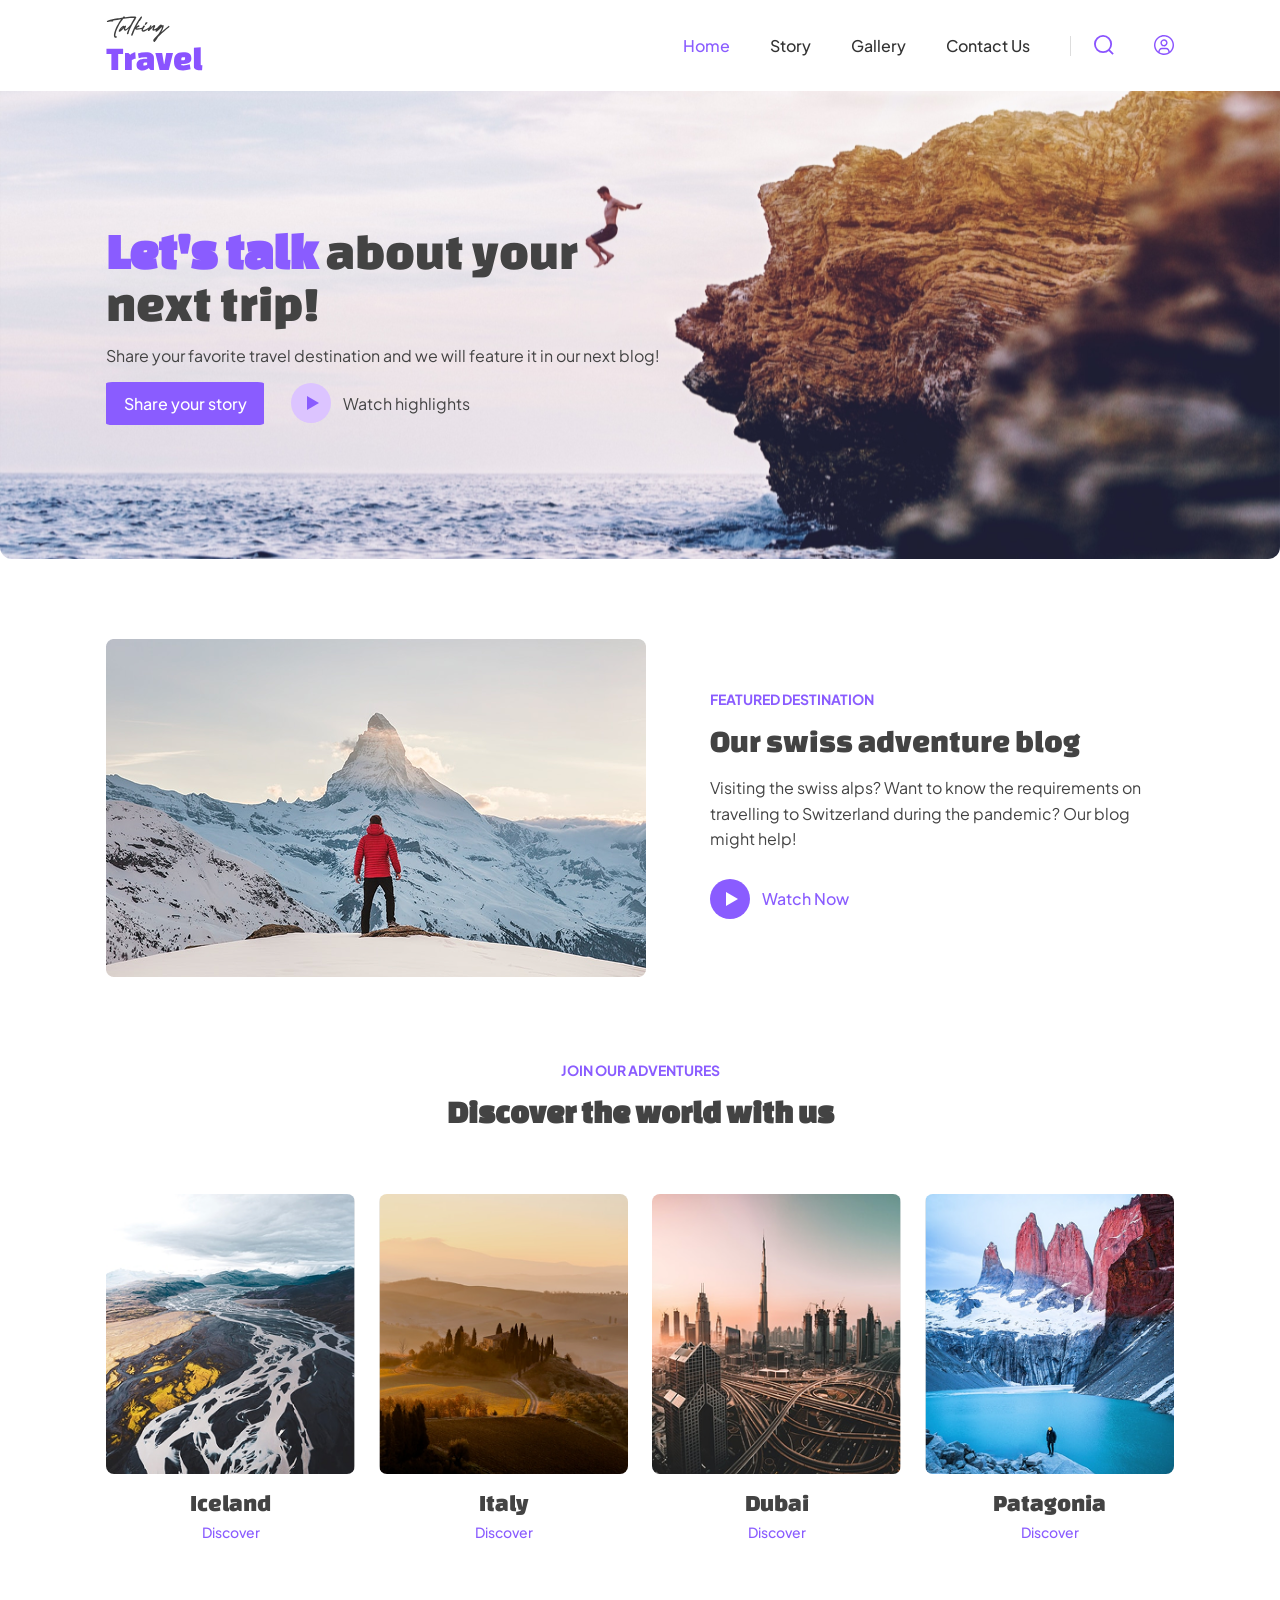
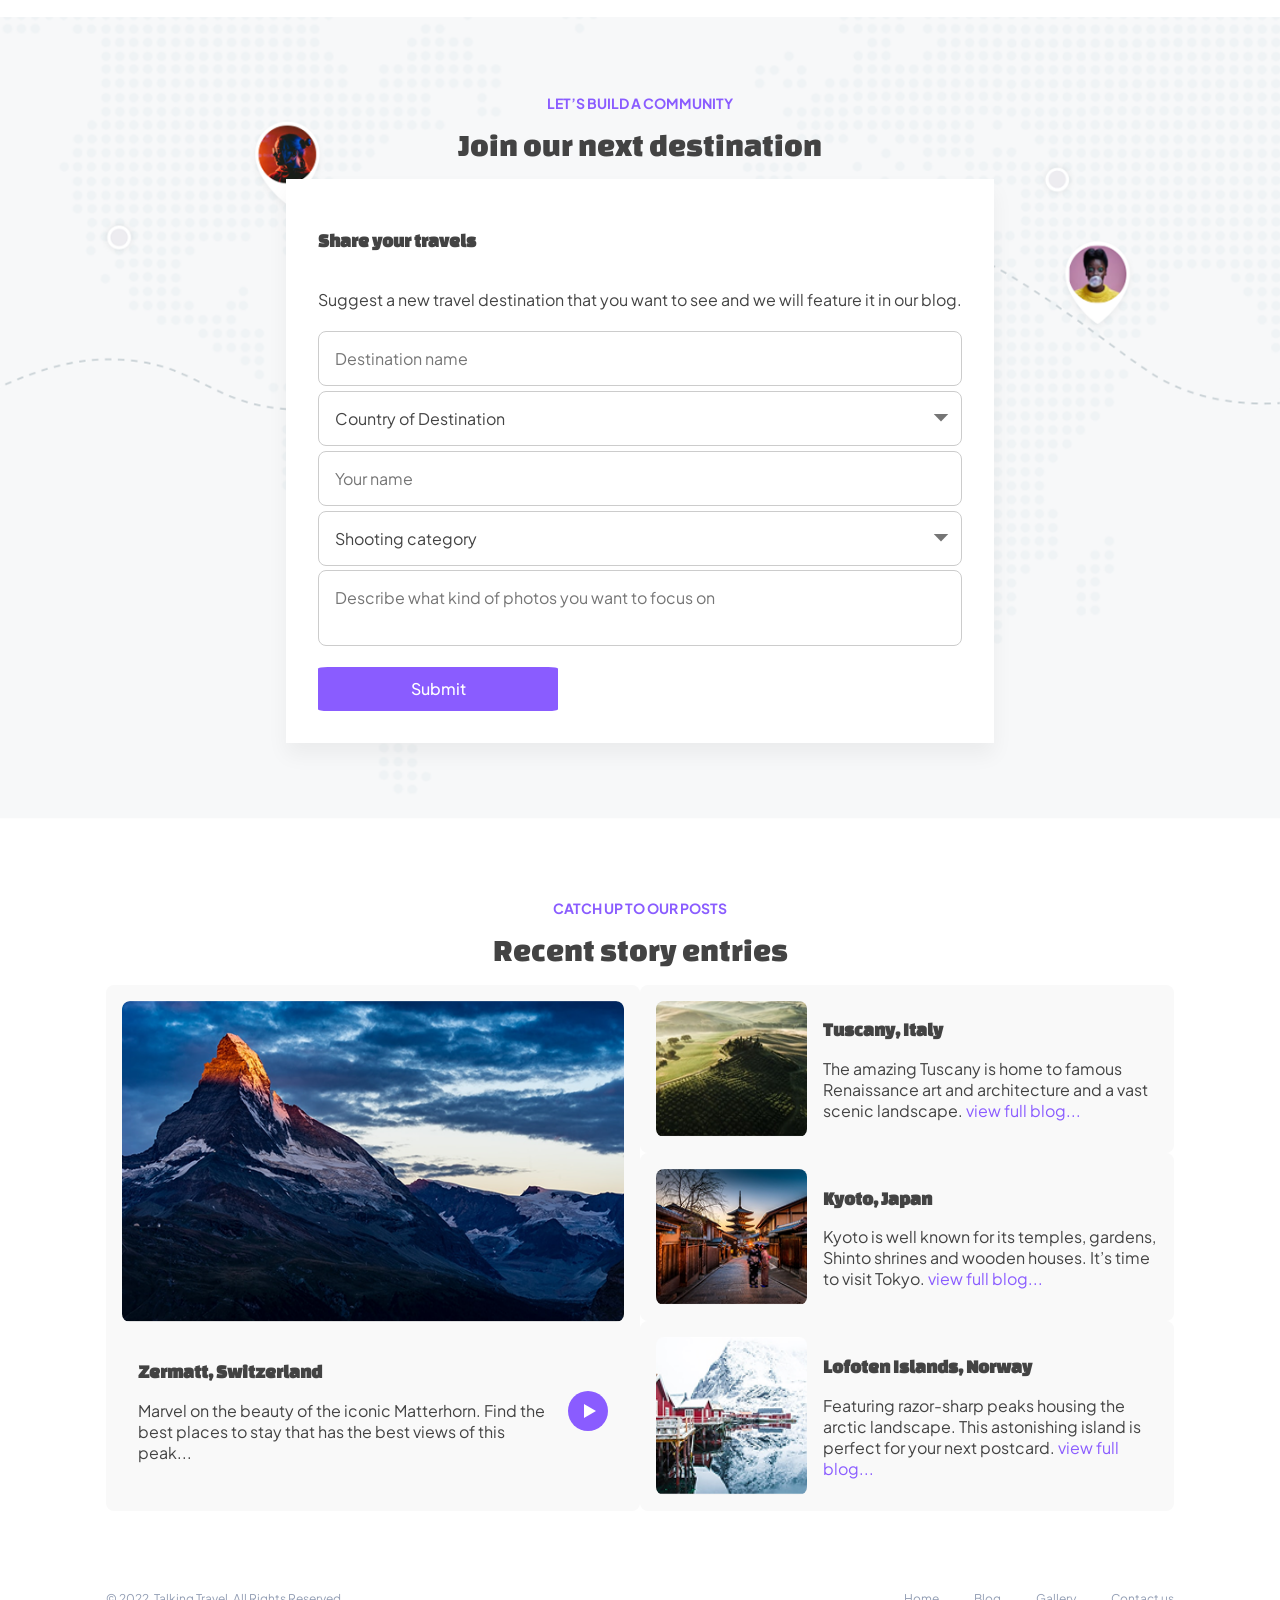
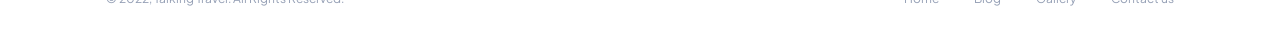
<file: index.html>
<!DOCTYPE html>
<html lang="en">
  <head>
    <meta charset="UTF-8">
    <title>Main</title>
      <!-- Стили -->
      <link rel="stylesheet" href="src/assets/css/pages/header.css">
      <link rel="stylesheet" href="src/assets/css/style.css">
      <link rel="stylesheet" href="src/assets/css/buttons/buttons.css">
      <link rel="stylesheet" href="src/assets/css/pages/main/hero-section.css">
      <link rel="stylesheet" href="src/assets/css/pages/main/featured-destination-section.css">
      <link rel="stylesheet" href="src/assets/css/pages/main/discover-the-world-section.css">
      <link rel="stylesheet" href="src/assets/css/pages/footer.css">
      <link rel="stylesheet" href="src/assets/css/pages/join-destination-section.css">
      <link rel="stylesheet" href="src/assets/css/pages/main/recent-story-section.css">

    <!-- Шрифты -->
      <link href="https://fonts.googleapis.com/css2?family=Changa+One:ital@0;1&family=Plus+Jakarta+Sans:ital,wght@0,200..800;1,200..800&display=swap" rel="stylesheet">
  </head>
  <body>
  <header class="site-header">
      <div class="container site-header__inner">
          <div class="logo">
              <img class="logo-talking" src="src/assets/img/vector-logo-talking.svg" alt="Travel Logo">
              <img class="logo-travel" src="src/assets/img/vector-logo-travel.svg" alt="Travel Logo">
          </div>
          <nav class="site-header__nav">
              <a href="index.html" class="active" >Home</a>
              <a href="blog.html">Story</a>
              <a href="#">Gallery</a>
              <a href="#">Contact Us</a>
              <a href="#"><img src="src/assets/img/vector-search.svg" alt="Search"></a>
              <a href="#"><img src="src/assets/img/header-profile.svg" alt="Profile"></a>
          </nav>
      </div>
  </header>

  <main>
      <section class="hero">
          <div class="hero__overlay"></div>
          <div class="container hero__content">
              <h1 class="hero__title">
                  <span>Let's talk</span> about your next trip!
              </h1>
              <p class="hero__subtitle">
                  Share your favorite travel destination and we will feature it in our next blog!
              </p>
              <div class="hero__actions">
                  <a href="#" class="button button--primary">Share your story</a>
                  <a href="#" class="hero__btn--watch">
                      <span class="hero__icon-play" aria-hidden="true"></span>
                      Watch highlights
                  </a>
              </div>
          </div>
      </section>

      <section class="featured-destination container">
          <div class="featured-destination__image-wrapper">
              <img src="src/assets/img/featured-image.png" alt="Man.">
          </div>
          <div class="featured-destination__content">
              <p class="eyebrow">FEATURED DESTINATION</p>
              <h2>Our swiss adventure blog</h2>
              <p class="featured-destination__description">
                  Visiting the swiss alps? Want to know the requirements on travelling to Switzerland during the pandemic? Our blog might help!
              </p>
              <a href="#" class="button button--watch">
                  <span class="button--watch__icon" aria-hidden="true"></span>
                  Watch Now
              </a>
          </div>
      </section>

      <section class="discover-the-world container">
          <header class="discover-the-world__header">
              <p class="eyebrow">JOIN OUR ADVENTURES</p>
              <h2 class="discover-the-world__title">Discover the world with us</h2>
          </header>

          <div class="discover-the-world__grid">
              <div class="destination-card">
                  <figure>
                      <img src="src/assets/img/iceland-card-image.png" alt="Исландия">
                      <figcaption>
                          <span class="destination-card__title">Iceland</span>
                          <span class="destination-card__discover">Discover</span>
                      </figcaption>
                  </figure>
              </div>

              <div class="destination-card">
                  <figure>
                      <img src="src/assets/img/italy-card-image.png" alt="Италия">
                      <figcaption>
                          <span class="destination-card__title">Italy</span>
                          <span class="destination-card__discover">Discover</span>
                      </figcaption>
                  </figure>
              </div>

              <div class="destination-card">
                  <figure>
                      <img src="src/assets/img/dubai-card-image.png" alt="Дубай.">
                      <figcaption>
                          <span class="destination-card__title">Dubai</span>
                          <span class="destination-card__discover">Discover</span>
                      </figcaption>
                  </figure>
              </div>

              <div class="destination-card">
                  <figure>
                      <img src="src/assets/img/patagonia-card-image.png" alt="Патагония">
                      <figcaption>
                          <span class="destination-card__title">Patagonia</span>
                          <span class="destination-card__discover">Discover</span>
                      </figcaption>
                  </figure>
              </div>
          </div>
      </section>

      <section class="join-destination-section">
          <header class="join-destination-section__header">
              <p class="eyebrow">Let’s build a community</p>
              <h2>Join our next destination</h2>
          </header>
          <form class="join-destination-form container" action="#" method="post">
              <h3>Share your travels</h3>
              <p>Suggest a new travel destination that you want to see and we will feature it in our blog.</p>
              <input
                      type="text"
                      id="destination-name"
                      name="destination-name"
                      placeholder="Destination name"
                      required
              >
              <select id="destination-country" name="destination-country" required>
                  <option value="" disabled selected>Country of Destination</option>
                  <option value="iceland">Iceland</option>
                  <option value="italy">Italy</option>
                  <option value="dubai">Dubai</option>
                  <option value="patagonia">Patagonia</option>
              </select>
              <input
                      type="text"
                      id="your-name"
                      name="your-name"
                      placeholder="Your name"
                      required
              >
              <select id="shooting-category" name="shooting-category" required>
                  <option value="" disabled selected>Shooting category</option>
                  <option value="landscape">Landscape</option>
                  <option value="urban">Urban</option>
                  <option value="portrait">Portrait</option>
                  <option value="wildlife">Wildlife</option>
              </select>
              <textarea
                      id="description"
                      name="description"
                      placeholder="Describe what kind of photos you want to focus on"
              ></textarea>
              <a href="#" class="button button--primary">Submit</a
          </form>
      </section>

      <section class="recent-stories container">
          <header class="recent-stories__header">
              <p class="eyebrow">Catch up to our posts</p>
              <h2>Recent story entries</h2>
          </header>

          <div class="recent-stories__left">
              <div class="recent-stories__content-left">
                  <img src="src/assets/img/big-story-image.png" alt="Big story image">
                  <div class="recent-stories__text-icon-wrapper">
                      <div class="recent-stories__content-text-left">
                          <h3>Zermatt, Switzerland</h3>
                          <p>Marvel on the beauty of the iconic Matterhorn. Find the best places to stay that has the best views of this peak...</p>
                      </div>
                      <span class="recent-stories__play-icon" aria-hidden="true"></span>
                  </div>
              </div>
          </div>

          <div class="recent-stories__right">
              <div class="recent-stories__content-right">
                  <img src="src/assets/img/story-image.png" alt="image">
                  <div class="recent-stories__content-text-right">
                      <h3>Tuscany, Italy</h3>
                      <p>The amazing Tuscany is home to famous Renaissance art and architecture and a vast scenic landscape.
                          <a href="#" class="recent-stories__link">view full blog...</a>
                      </p>
                  </div>
              </div>

              <div class="recent-stories__content-right">
                  <img src="src/assets/img/story-image-1.png" alt="image">
                  <div class="recent-stories__content-text-right">
                      <h3>Kyoto, Japan</h3>
                      <p>Kyoto is well known for its temples, gardens, Shinto shrines and wooden houses. It’s time to visit Tokyo.
                          <a href="#" class="recent-stories__link">view full blog...</a>
                      </p>
                  </div>
              </div>

              <div class="recent-stories__content-right">
                  <img src="src/assets/img/story-image-2.png" alt="image">
                  <div class="recent-stories__content-text-right">
                      <h3>Lofoten Islands, Norway</h3>
                      <p>Featuring razor-sharp peaks housing the arctic landscape. This astonishing island is perfect for your next postcard.
                          <a href="#" class="recent-stories__link">view full blog...</a>
                      </p>
                  </div>
              </div>
          </div>
      </section>

  </main>
  <footer class="site-footer">
      <div class="container site-footer__inner">
          <p class="site-footer__copyright">© 2022, Talking Travel. All Rights Reserved.</p>
          <nav class="site-footer__nav">
              <a href="#" class="site-footer__link">Home</a>
              <a href="#" class="site-footer__link">Blog</a>
              <a href="#" class="site-footer__link">Gallery</a>
              <a href="#" class="site-footer__link">Contact us</a>
          </nav>
      </div>
  </footer>
  </body>
</html>
</file>
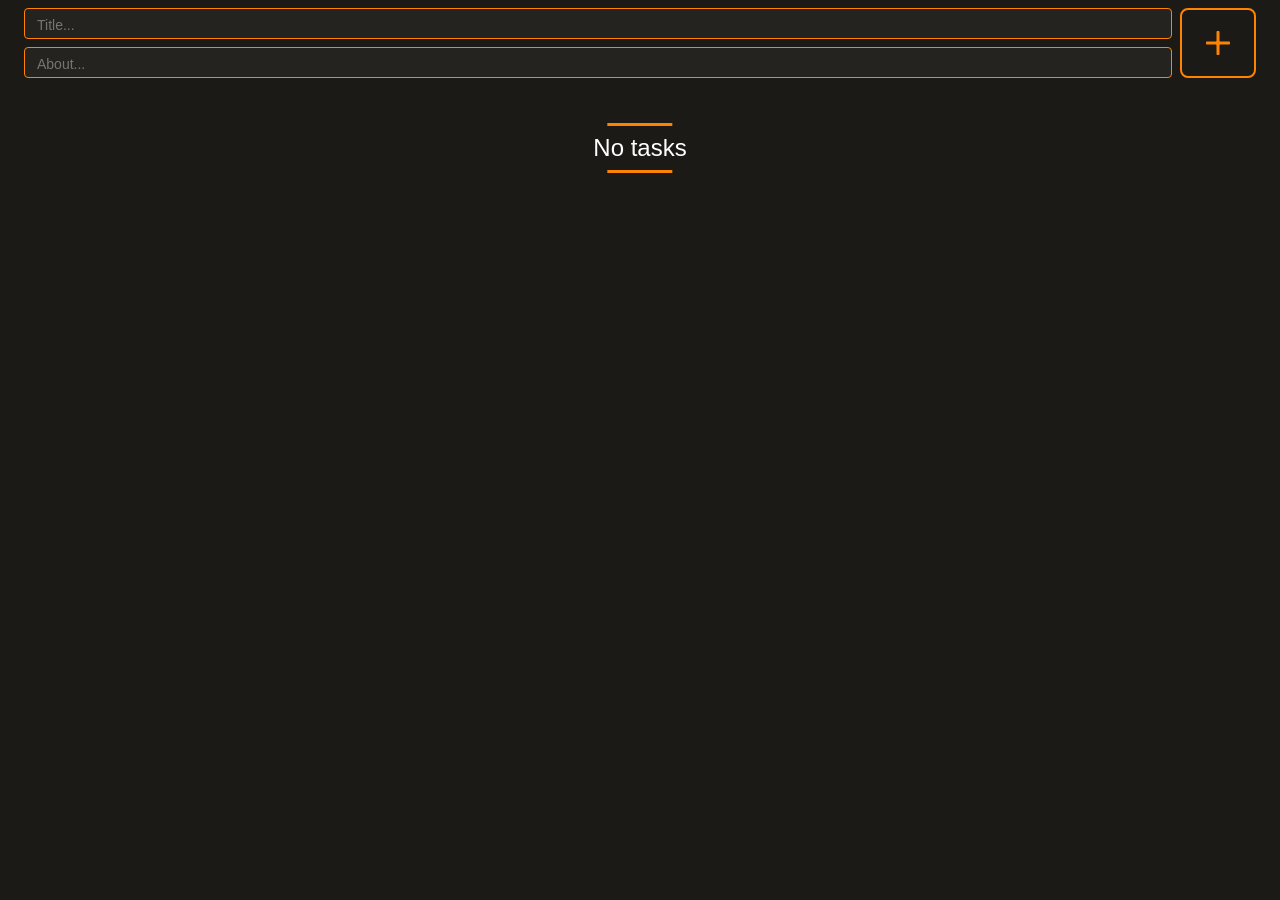
<file: lab2/index.html>
<!DOCTYPE html>
<html lang="en">
<head>
    <meta charset="UTF-8" />
    <meta name="viewport" content="width=device-width, initial-scale=1.0" />
    <title>To-Do App</title>

    <link rel="stylesheet" href="/lab2/src/assets/css/components/tasks-section.css" />
    <link rel="stylesheet" href="/lab2/src/assets/css/components/input-section.css" />
    <link rel="stylesheet" href="/lab2/src/assets/css/style.css" />
    <link rel="stylesheet" href="/lab2/src/assets/css/buttons/buttons.css" />
    <link rel="stylesheet" href="/lab2/src/assets/css/components/alert-section.css" />
    <link rel="stylesheet" href="/lab2/src/assets/css/components/edit-section.css" />
    <link rel="stylesheet" href="/lab2/src/assets/css/components/share-section.css" />
</head>
<body>
<main>
    <section class="form-section">
        <form class="form">
            <div class="form__inputs">
                <input class="input" type="text" name="title" placeholder="Title...">
                <input class="input" type="text" name="description" placeholder="About...">
            </div>
            <button class="button button--add button--icon" type="submit">
                <img src="/lab2/src/assets/img/add.svg" alt="add icon">
            </button>
        </form>
    </section>

    <section class="tasks-section">
        <p class="tasks__empty"><span>No tasks</span></p>

        <template id="task-template">
            <li class="task">
                <div class="task__content">
                    <div class="task__body">
                        <p class="task__title">Task Title</p>
                        <p class="task__description">Task body about this task...</p>
                    </div>
                    <button class="button button--delete button--icon">
                        <img src="/lab2/src/assets/img/delete.svg" alt="delete icon">
                    </button>
                </div>

                <div class="task__tools hidden">
                    <button class="button button--share button--icon">
                        <img src="/lab2/src/assets/img/share.svg" alt="Share Icon">
                    </button>
                    <button class="button button--info">i</button>
                    <button class="button button--edit button--icon">
                        <img src="/lab2/src/assets/img/edit.svg" alt="Pencil Icon">
                    </button>
                </div>
            </li>
        </template>
    </section>

    <section class="alert hidden">
        <div class="alert__content">
            <p class="alert__text">Delete this task?</p>
            <div class="alert__buttons">
                <button class="button button--confirm" type="submit">Yes</button>
                <button class="button button--cancel">No</button>
            </div>
        </div>
    </section>

    <section class="edit-window hidden">
        <div class="edit-window__content">
            <div class="edit-window__inputs">
                <input class="input" type="text" name="new-title" placeholder="Mini input...">
                <textarea class="input" name="new-description" placeholder="Max input..."></textarea>
            </div>
            <div class="edit-window__buttons">
                <button class="button button--cancel">Cancel</button>
                <button class="button button--confirm" type="submit">Save</button>
            </div>
        </div>
    </section>

    <section class="share-window hidden">
        <div class="share-window__content">
            <button class="button--sharebox">
                <img src="src/assets/img/copy.svg" alt="Copy Icon">
            </button>
            <button class="button--sharebox">
                <img src="src/assets/img/vk.svg" alt="VK Icon">
            </button>
            <button class="button--sharebox">
                <img src="src/assets/img/telegram.svg" alt="Telegram Icon">
            </button>
            <button class="button--sharebox">
                <img src="src/assets/img/whatsapp.svg" alt="Whatsapp Icon">
            </button>
            <button class="button--sharebox">
                <img src="src/assets/img/facebook.svg" alt="Facebook Icon">
            </button>
        </div>
    </section>
</main>

<script src="/lab2/src/scripts/main.js" defer></script>
</body>
</html>
</file>
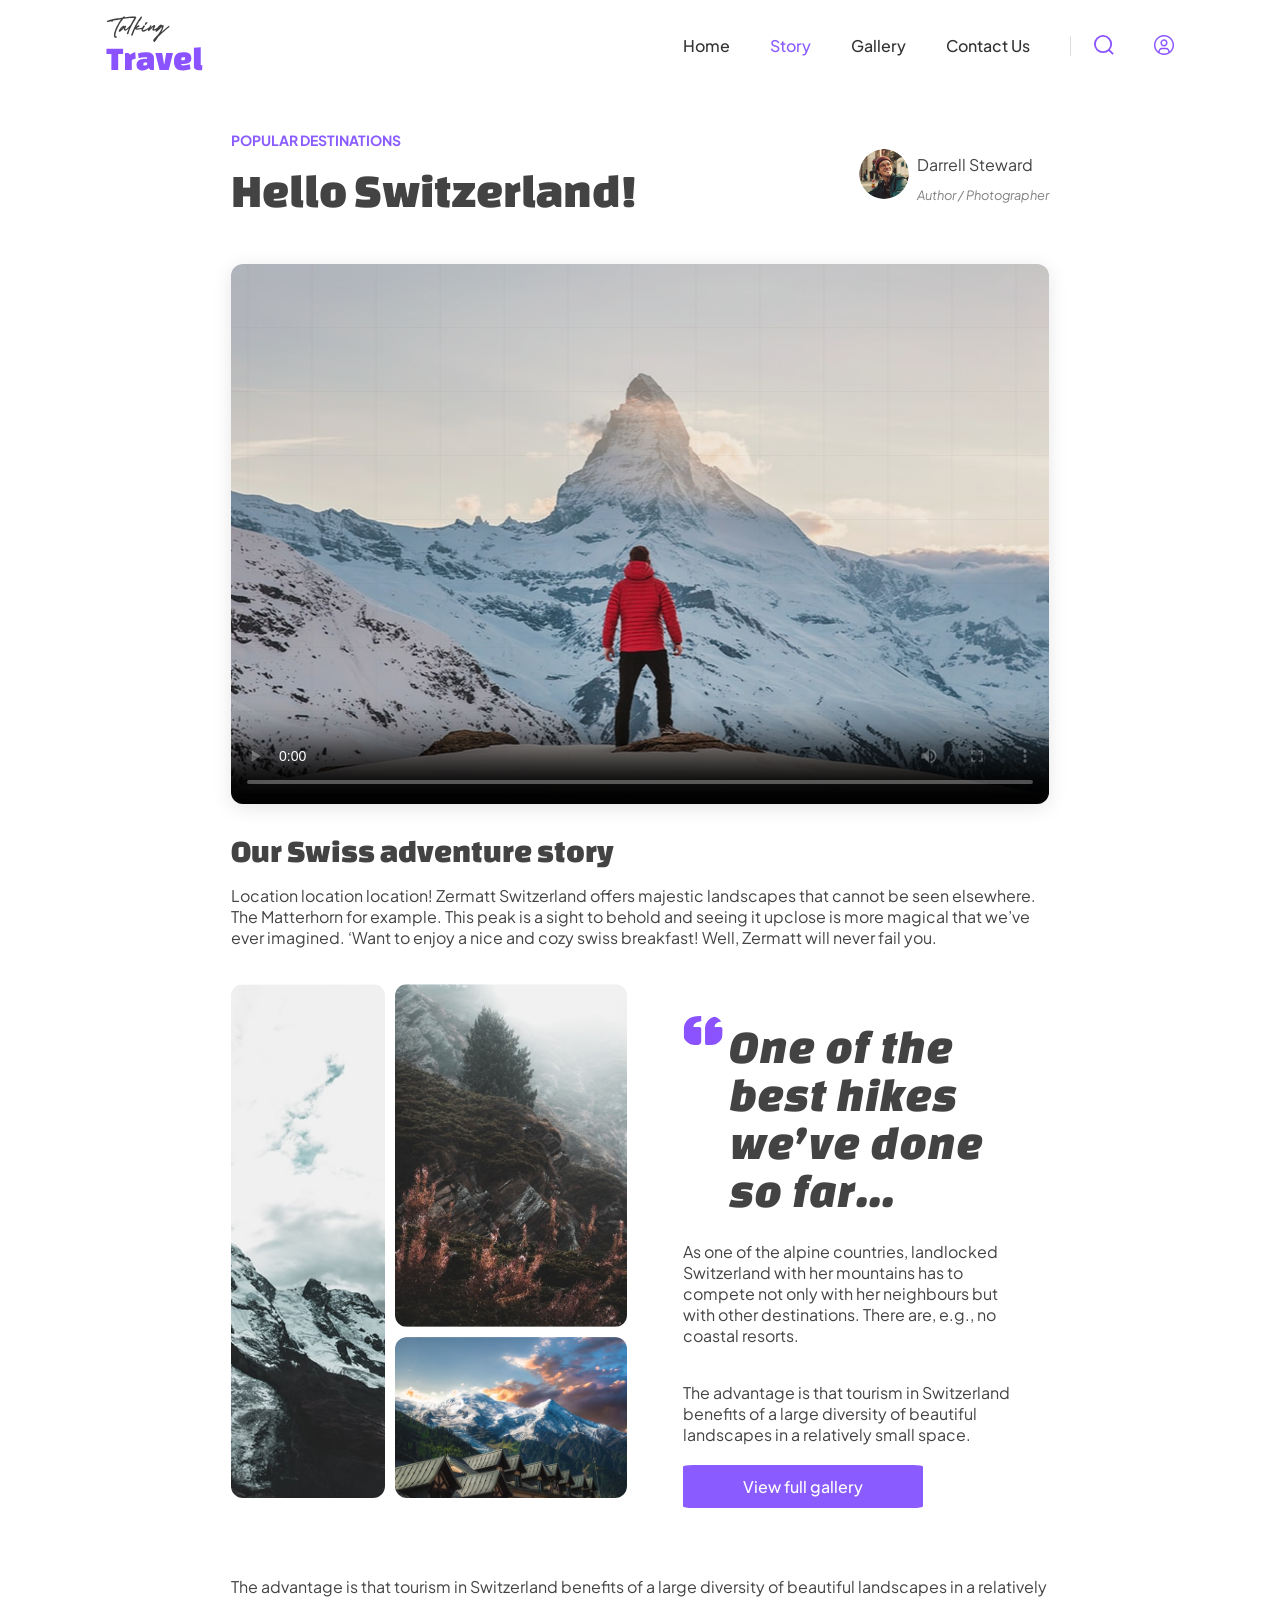
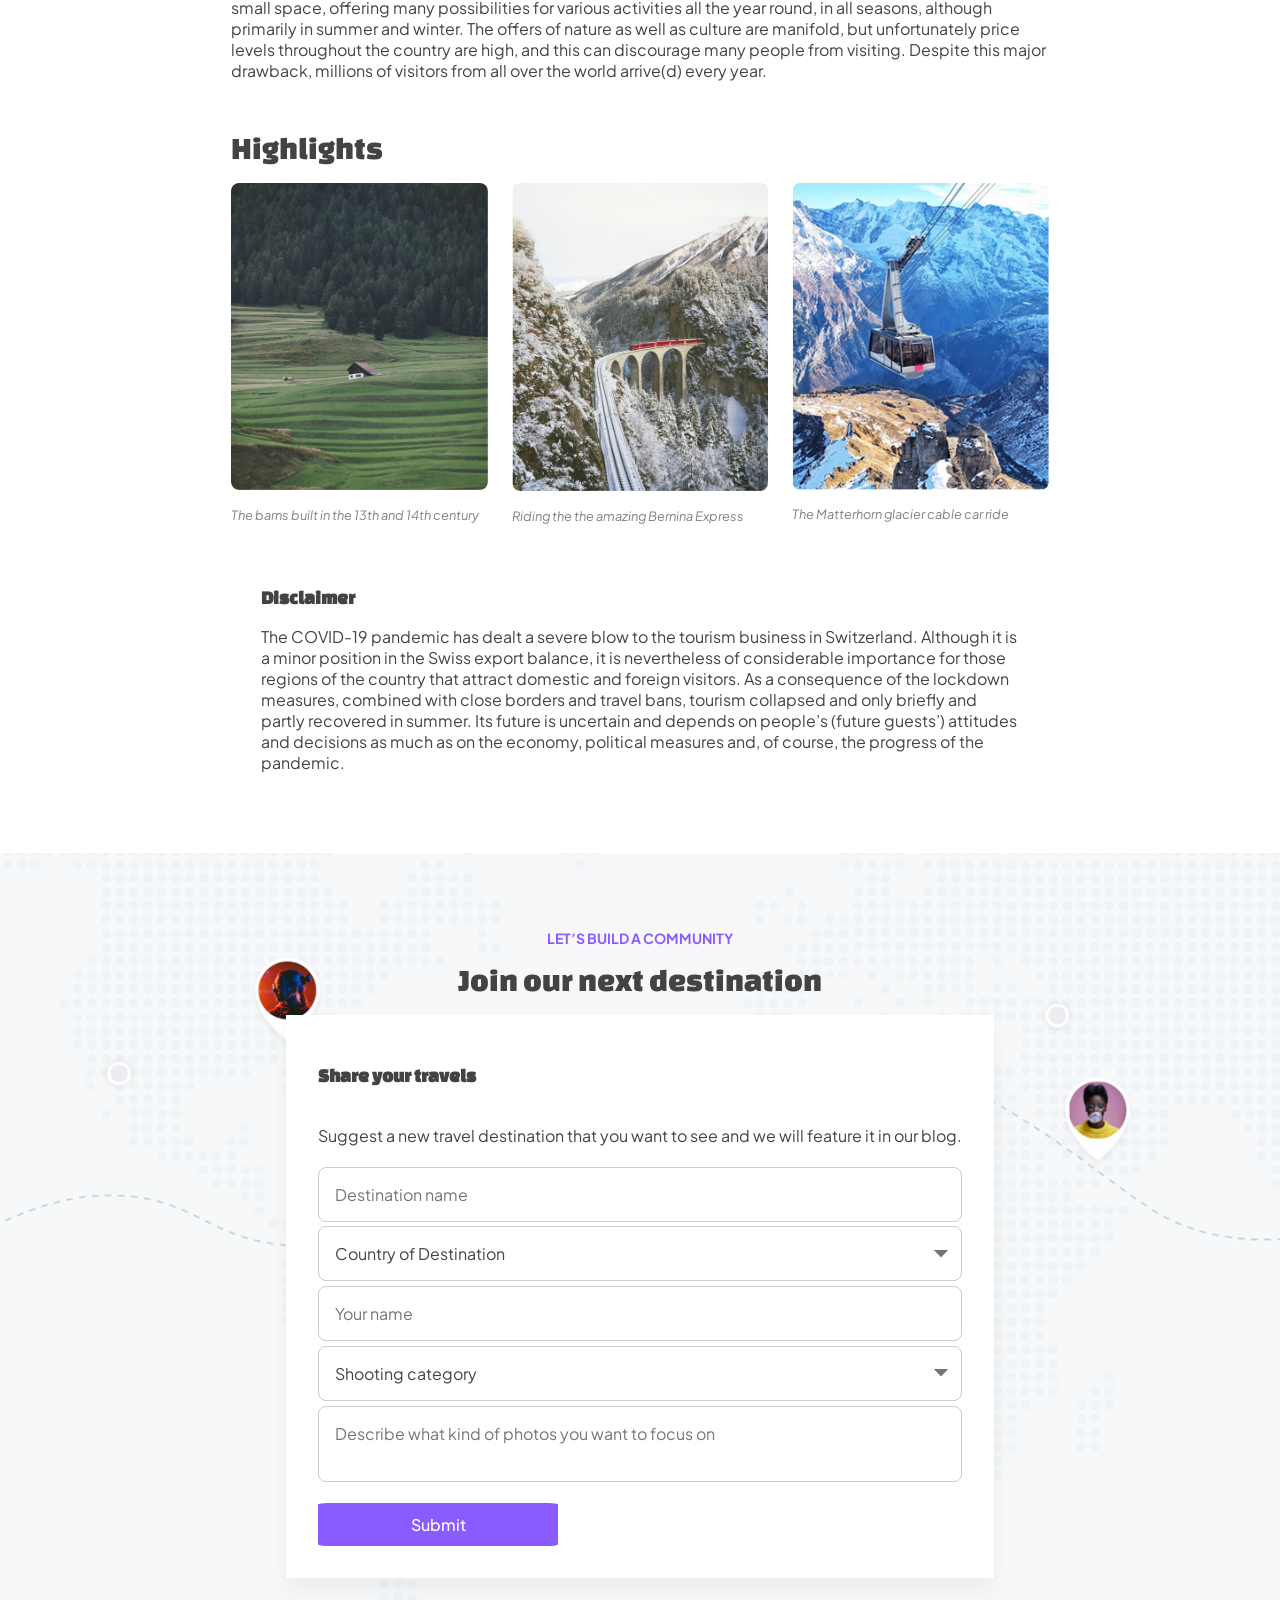
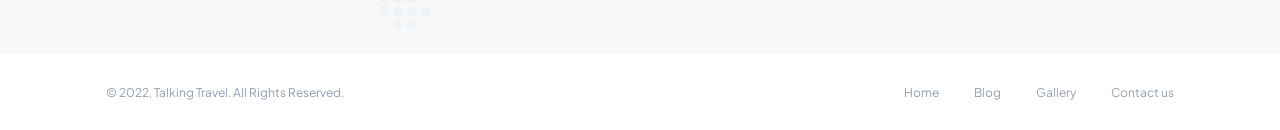
<file: blog.html>
<!DOCTYPE html>
<html lang="en">
<head>
    <meta charset="UTF-8">
    <title>Blog</title>
    <!-- Стили -->
    <link rel="stylesheet" href="src/assets/css/pages/header.css">
    <link rel="stylesheet" href="src/assets/css/style.css">
    <link rel="stylesheet" href="src/assets/css/buttons/buttons.css">
    <link rel="stylesheet" href="src/assets/css/pages/footer.css">
    <link rel="stylesheet" href="src/assets/css/pages/join-destination-section.css">
    <link rel="stylesheet" href="src/assets/css/pages/blog/highlights-section.css">
    <link rel="stylesheet" href="src/assets/css/pages/blog/disclaimer-section.css">
    <link rel="stylesheet" href="src/assets/css/pages/blog/conclusion-section.css">
    <link rel="stylesheet" href="src/assets/css/pages/blog/clincher-paragraph-section.css">
    <link rel="stylesheet" href="src/assets/css/pages/blog/callout-section.css">
    <link rel="stylesheet" href="src/assets/css/pages/blog/blog-header.css">
    <link rel="stylesheet" href="src/assets/css/pages/blog/video-section.css">

    <!-- Шрифты -->
    <link href="https://fonts.googleapis.com/css2?family=Changa+One:ital@0;1&family=Plus+Jakarta+Sans:ital,wght@0,200..800;1,200..800&display=swap" rel="stylesheet">
</head>
<body>
<header class="site-header">
    <div class="container site-header__inner">
        <div class="logo">
            <img class="logo-talking" src="src/assets/img/vector-logo-talking.svg" alt="Travel Logo">
            <img class="logo-travel" src="src/assets/img/vector-logo-travel.svg" alt="Travel Logo">
        </div>
        <nav class="site-header__nav">
            <a href="index.html">Home</a>
            <a href="blog.html" class="active" >Story</a>
            <a href="#">Gallery</a>
            <a href="#">Contact Us</a>
            <a href="#"><img src="src/assets/img/vector-search.svg" alt="Search"></a>
            <a href="#"><img src="src/assets/img/header-profile.svg" alt="Profile"></a>
        </nav>
    </div>
</header>
<main>

    <header class="blog__header">
        <div class="container header">
            <div class="blog__header-left">
                <p class="eyebrow">popular destinations</p>
                <h1>Hello Switzerland!</h1>
            </div>
            <div class="blog__header-right">
                <img src="src/assets/img/avatar.png" alt="avatar">
                <div class="blog__header-right__text">
                    <p>Darrell Steward</p>
                    <p class="small-italic-text">Author / Photographer</p>
                </div>
            </div>
        </div>
    </header>

    <div class="video-section">
        <div class="container">
            <video controls poster="src/assets/img/article-hero-image.png">
                <source src="src/assets/video/switzerland.mp4" type="video/mp4">
                Ваш браузер не поддерживает видео.
            </video>
        </div>
    </div>


    <section class="clincher-paragraph-section">
        <div class="container">
            <h2>Our Swiss adventure story</h2>
            <p>Location location location! Zermatt Switzerland offers majestic landscapes that cannot be seen elsewhere.
                The Matterhorn for example. This peak is a sight to behold and seeing it upclose is more magical that we’ve ever imagined.
                ‘Want to enjoy a nice and cozy swiss breakfast! Well, Zermatt will never fail you.</p>
        </div>
    </section>

    <section class="callout-section">
        <div class="container">
            <div class="callout-section-left">
                <div class="left">
                    <img src="src/assets/img/popup-swiss-winter-image.png" alt="winter">
                </div>
                <div class="right-top">
                    <img src="src/assets/img/popup-switzerland-mountains-image.png" alt="mountains">
                </div>
                <div class="right-bottom">
                    <img src="src/assets/img/popup-switzerland-sunset-image.png" alt="sunset">
                </div>
            </div>

            <div class="callout-section-right">
                <div class="quote">
                    <img src="src/assets/img/vector-quote.svg" alt="quote icon">
                    <p>One of the best hikes we’ve done so far...</p>
                </div>

                <p>As one of the alpine countries, landlocked Switzerland with her mountains has to compete not only with her neighbours but with other destinations. There are, e.g., no coastal resorts.</p>
                <p>The advantage is that tourism in Switzerland benefits of a large diversity of beautiful landscapes in a relatively small space.</p>
                <a class="button button--primary" href="#">View full gallery</a>
            </div>
        </div>
    </section>

    <section class="conclusion-section">
        <div class="container">
            <p>The advantage is that tourism in Switzerland benefits of a large diversity of beautiful landscapes in a relatively small space,
                offering many possibilities for various activities all the year round, in all seasons, although primarily in summer and winter.
                The offers of nature as well as culture are manifold, but unfortunately price levels throughout the country are high,
                and this can discourage many people from visiting. Despite this major drawback, millions of visitors from all over the world arrive(d) every year.</p>
        </div>
    </section>

    <section class="highlights-section">
        <div class="container">
            <h2>Highlights</h2>
            <div class="highlights-section-cards">
                <div class="highlights-section-card">
                    <img src="src/assets/img/highlight-image-1.png" alt="">
                    <p class="small-italic-text">The barns built in the 13th and 14th century</p>
                </div>
                <div class="highlights-section-card">
                    <img src="src/assets/img/highlight-image-2.png" alt="">
                    <p class="small-italic-text">Riding the the amazing Bernina Express</p>
                </div>
                <div class="highlights-section-card">
                    <img src="src/assets/img/highlight-image-3.png" alt="">
                    <p class="small-italic-text">The Matterhorn glacier cable car ride</p>
                </div>
            </div>
        </div>
    </section>

    <section class="disclaimer-section">
        <div class="container">
            <h3>Disclaimer</h3>
            <p>The COVID-19 pandemic has dealt a severe blow to the tourism business in Switzerland.
                Although it is a minor position in the Swiss export balance, it is nevertheless of considerable importance for those regions of the country
                that attract domestic and foreign visitors. As a consequence of the lockdown measures, combined with close borders and travel bans,
                tourism collapsed and only briefly and partly recovered in summer. Its future is uncertain and depends on people’s (future guests’)
                attitudes and decisions as much as on the economy, political measures and, of course, the progress of the pandemic.</p>
        </div>
    </section>

    <section class="join-destination-section">
        <header class="join-destination-section__header">
            <p class="eyebrow">Let’s build a community</p>
            <h2>Join our next destination</h2>
        </header>
        <form class="join-destination-form container" action="#" method="post">
            <h3>Share your travels</h3>
            <p>Suggest a new travel destination that you want to see and we will feature it in our blog.</p>
            <input
                    type="text"
                    id="destination-name"
                    name="destination-name"
                    placeholder="Destination name"
                    required
            >
            <select id="destination-country" name="destination-country" required>
                <option value="" disabled selected>Country of Destination</option>
                <option value="iceland">Iceland</option>
                <option value="italy">Italy</option>
                <option value="dubai">Dubai</option>
                <option value="patagonia">Patagonia</option>
            </select>
            <input
                    type="text"
                    id="your-name"
                    name="your-name"
                    placeholder="Your name"
                    required
            >
            <select id="shooting-category" name="shooting-category" required>
                <option value="" disabled selected>Shooting category</option>
                <option value="landscape">Landscape</option>
                <option value="urban">Urban</option>
                <option value="portrait">Portrait</option>
                <option value="wildlife">Wildlife</option>
            </select>
            <textarea
                    id="description"
                    name="description"
                    placeholder="Describe what kind of photos you want to focus on"
            ></textarea>
            <a href="#" class="button button--primary">Submit</a>
        </form>
    </section>
</main>
<footer class="site-footer">
    <div class="container site-footer__inner">
        <p class="site-footer__copyright">© 2022, Talking Travel. All Rights Reserved.</p>
        <nav class="site-footer__nav">
            <a href="#" class="site-footer__link">Home</a>
            <a href="#" class="site-footer__link">Blog</a>
            <a href="#" class="site-footer__link">Gallery</a>
            <a href="#" class="site-footer__link">Contact us</a>
        </nav>
    </div>
</footer>
</body>
</html>
</file>
<file: src/assets/css/pages/header.css>
.site-header {
    margin: 1rem;
}

.site-header__inner {
    display: flex;
    align-items: center;
    justify-content: space-between;
}

.logo {
    width: 60px;
    height: auto;
}

.site-header__nav {
    display: flex;
    gap: 2.5rem;
}

.site-header__nav a {
    text-decoration: none;
    color: #333;
    font-weight: 500;
}

.site-header__nav a.active {
    color: var(--accent);
}

.site-header__nav img {
    width: 20px;
    height: 20px;
    display: block;
}

.site-header__nav a:nth-child(5) {
    position: relative;
    padding-left: 1.5rem;
}

.site-header__nav a:nth-child(5)::before {
    content: "";
    position: absolute;
    left: 0;
    top: 50%;
    transform: translateY(-50%);
    width: 1px;
    height: 20px;
    background: #ddd;
}
</file>
<file: src/assets/css/style.css>
:root {
    /* Layout */
    --max-w: 1100px;
    --gap: 1.25rem;
    --radius: 12px;
    --border-radius: 8px;

    /* Цвета */
    --accent: #8a5cff;
    --bg: #fff;
    --gray: #434343;
    --muted: #666;

    /* Шрифты */
    --font-family-base: "Plus Jakarta Sans", sans-serif;
    --font-family-heading: "Changa One", sans-serif;
}

* {
    box-sizing: border-box;
}

html,
body {
    height: 100%;
    margin: 0;
    padding: 0;
}

body {
    font-family: var(--font-family-base);
    color: var(--gray);
    background-color: var(--bg);
    -webkit-font-smoothing: antialiased;
}

.container {
    max-width: var(--max-w);
    margin: 0 auto;
    padding: 0 1rem;
}

h1 {
    font-size: clamp(2rem, 3rem, 4rem);
    font-family: var(--font-family-heading);
    margin: 0 0 .5rem;
    font-weight: 300
}

h2 {
    font-size: clamp(1.5rem, 3.5vw, 2rem);
    margin: 0 0 1rem;
    line-height: 1.1;
    font-family: var(--font-family-heading);
    font-weight: 400;
}

h3 {
    font-family: var(--font-family-heading);
    font-weight: 700;
}

.eyebrow {
    color: var(--accent);
    font-weight: 700;
    font-size: 0.875rem;
    text-transform: uppercase;
    margin: 0 0 1rem;
}
.small-italic-text {
    font-style: italic;
    color: gray;
    font-size: .8rem;
}
</file>
<file: src/assets/css/buttons/buttons.css>
.button {
    display: inline-block;
    padding: 0.7rem 1.1rem;
    text-decoration: none;
    border-radius: 4%;
    font-weight: 500;
}

.button--primary {
    background: var(--accent);
    color: white;
    max-width: 15rem;
    text-align: center;
}

.button--watch {
    color: var(--accent);
    padding-left: 0;
    padding-right: 0;
    display: inline-flex;
    align-items: center;
    gap: 0.75rem;
}

.button--watch__icon {
    width: 40px;
    height: 40px;
    border-radius: 50%;
    background-color: var(--accent);
    display: flex;
    align-items: center;
    justify-content: center;
}

.button--watch__icon::before {
    content: '';
    border-top: 7px solid transparent;
    border-bottom: 7px solid transparent;
    border-left: 12px solid white;
    margin-left: 4px;
}
</file>
<file: src/assets/css/pages/main/hero-section.css>
.hero {
    position: relative;
    min-height: 52vh;
    display: flex;
    align-items: center;
    background-image: url("/src/assets/img/hero-background-image.svg");
    background-size: cover;
    background-position: center;
    border-radius: 0 0 var(--radius) var(--radius);
}

.hero__content {
    width: 100%;
    padding-right: 40%;
    position: relative;
}

.hero__title {
    font-size: clamp(2rem, 4.2vw, 3.2rem);
    font-family: "Changa One", cursive;
    margin: 0 0 0.5rem;
    line-height: 1.02;
}

.hero__title span {
    font-weight: 700;
    color: var(--accent);
}

.hero__btn--watch {
    color: var(--gray);
    display: inline-flex;
    align-items: center;
    gap: 0.75rem;
    font-weight: 400;
    text-decoration: none;
    transition: color 0.2s ease;
    padding-left: 1.5rem;
}

.hero__btn--watch .hero__icon-play {
    width: 40px;
    height: 40px;
    border-radius: 50%;
    background-color: #dcc4ff;
    display: flex;
    align-items: center;
    justify-content: center;
    transition: transform 0.2s ease;
}

.hero__icon-play::before {
    content: "";
    width: 0;
    height: 0;
    border-top: 7px solid transparent;
    border-bottom: 7px solid transparent;
    border-left: 12px solid var(--accent);
    margin-left: 4px;
}
</file>
<file: src/assets/css/pages/main/featured-destination-section.css>
.featured-destination {
    display: flex;
    align-items: center;
    gap: 4rem;
    padding-top: 5rem;
    padding-bottom: 5rem;
}
.featured-destination__description {
    line-height: 1.6;
    margin: 0 0 1rem;
    max-width: 45ch;
}
</file>
<file: src/assets/css/pages/main/discover-the-world-section.css>
.discover-the-world {
    text-align: center;
    padding-bottom: 60px;
}

.discover-the-world__header {
    margin-bottom: 64px;
}

.discover-the-world__title {
    font-weight: 700;
}

.discover-the-world__grid {
    display: grid;
    grid-template-columns: repeat(4, 1fr);
    gap: 1.5rem;
}

.destination-card {
    border-radius: var(--border-radius);
}

.destination-card figure {
    margin: 0;
    padding: 0;
}

.destination-card img {
    display: block;
    width: 100%;
    height: 280px;
    object-fit: cover;
    border-radius: var(--border-radius);
}

.destination-card figcaption {
    padding: 16px;
}

.destination-card__title {
    display: block;
    font-size: 1.5rem;
    margin-bottom: 8px;
    font-family: var(--font-family-heading);
}

.destination-card__discover {
    display: block;
    font-size: 0.875rem;
    font-weight: 500;
    color: var(--accent);
}
</file>
<file: src/assets/css/pages/footer.css>
.site-footer {
    padding: 30px 0;
    font-size: 0.75rem;
    color: #939EB4;
}
.site-footer__inner {
    display: flex;
    justify-content: space-between;
    align-items: center;
}
.site-footer__nav {
    display: flex;
    gap: 35px;
}
.site-footer__link {
    color: #939EB4;
    text-decoration: none;
}
.site-footer__copyright {
    margin: 0;
}
</file>
<file: src/assets/css/pages/join-destination-section.css>
.join-destination-section {
    display: flex;
    text-align: center;
    background-image: url("../../img/join-destination-section-background-image.png");
    background-size: cover;
    background-position: center;
    flex-direction: column;
    align-items: center;
    min-height: 85vh;
    padding: clamp(3rem, 6vw, 6rem) 0;
}

.join-destination-form {
    display: flex;
    flex-direction: column;
    text-align: left;
    max-width: var(--max-w);
    padding: 32px;
    background-color: white;
    box-shadow: 0 12px 20px rgba(0,0,0,0.05);
    gap: 0.3rem;
    justify-content: center;
}

.join-destination-form input,
.join-destination-form select,
.join-destination-form textarea {
    width: 100%;
    padding: 16px;
    font-size: 1rem;
    font-family: var(--font-family-base);
    color: var(--gray);
    border: 1px solid #ccc;
    border-radius: var(--border-radius);
    background-color: var(--bg);
    outline: none;
    resize: none;
}

.join-destination-form select {
    appearance: none;
    background-image: url("../../img/vector-array.svg");
    background-repeat: no-repeat;
    background-position: right 0.75rem center;
    background-size: 1rem;
}

.join-destination-form .button--primary {
    margin-top: 1rem;
}
</file>
<file: src/assets/css/pages/main/recent-story-section.css>
.recent-stories {
    display: flex;
    flex-wrap: wrap;
    align-items: flex-start;
    margin-top: 80px;
    margin-bottom: 50px;
}

.recent-stories__header {
    flex: 100%;
    text-align: center;
}

.recent-stories__left {
    flex: 1 1 40%;
}

.recent-stories__content-left {
    background-color: #F9F9F9;
    border-radius: 8px;
    padding: 16px;
}

.recent-stories__text-icon-wrapper {
    display: flex;
    align-items: center;
    justify-content: space-between;
    padding: 16px;
    gap: 1rem;
}

.recent-stories__play-icon {
    flex-shrink: 0;
    width: 40px;
    height: 40px;
    border-radius: 50%;
    background-color: var(--accent);
    display: flex;
    align-items: center;
    justify-content: center;
}

.recent-stories__play-icon::after {
    content: '';
    width: 0;
    height: 0;
    border-top: 7px solid transparent;
    border-bottom: 7px solid transparent;
    border-left: 12px solid white;
    margin-left: 4px;
}

.recent-stories__right {
    flex: 1 1 40%;
    display: flex;
    flex-direction: column;
}

.recent-stories__content-right {
    display: flex;
    background-color: #F9F9F9;
    border-radius: 8px;
    padding: 16px;
}

.recent-stories__content-text-right {
    flex: 1;
    padding-left: 16px;
}

.recent-stories__left img {
    width: 100%;
    height: auto;
    border-radius: 8px;
    object-fit: cover;
}

.recent-stories__right img {
    width: 30%;
    border-radius: 8px;
    object-fit: cover;
}

.recent-stories__link {
    color: var(--accent);
    text-decoration: none;
}
</file>
<file: lab2/src/assets/css/components/tasks-section.css>
.tasks-list {
    list-style: none;
    padding: 0;
    margin: 0;
    display: flex;
    flex-direction: column;
    gap: 1rem;
}

.tasks-section {
    max-width: var(--max-w);
    margin: 0 auto;
    padding: 1rem;
    box-sizing: border-box;
}

.task {
    box-sizing: border-box;
}

.task__content {
    display: flex;
    justify-content: space-between;
    align-items: center;
    gap: 0.75rem;
    padding: 0.75rem 1rem;
    background-color: var(--main-background-task-content-color);
    border-radius: 8px;
    border: 2px solid var(--main-background-task-color);
    box-sizing: border-box;
    overflow: hidden;
}

.task__body {
    display: flex;
    min-width: 0;
    flex-direction: column;
    justify-content: center;
    gap: 0.15rem;
}

.task__title {
    font-family: Roboto, sans-serif;
    font-weight: 500;
    font-size: 18px;
    color: var(--main-text-color);
    margin: 0;
    white-space: nowrap;
    overflow: hidden;
    text-overflow: ellipsis;
}

.task__description {
    font-family: Roboto, sans-serif;
    font-size: 14px;
    color: var(--main-text-color);
    opacity: 0.85;
    margin: 0;
    overflow: hidden;
    text-overflow: ellipsis;
}

.task__tools {
    margin-top: 0.5rem;
    width: auto;
    display: flex;
    justify-content: flex-end;
    gap: 0.5rem;
}
</file>
<file: lab2/src/assets/css/components/input-section.css>
.form {
    display: flex;
    gap: 0.5rem;
}

.form-section {
    max-width: var(--max-w);
    margin: 0 auto;
    padding: 0 1rem;
    box-sizing: border-box;
}

.form__inputs {
    width: 100%;
    display: flex;
    flex-direction: column;
    gap: 0.5rem;
}

.input {
    background-color: var(--light-background-color);
    color: var(--main-text-color);
    border-radius: 4px;
    font-family: Roboto, sans-serif;
    font-size: 14px;
    border: 1px solid var(--mark-color);
    padding: 0.5rem 0.75rem 0.3rem 0.75rem;
}

.input:hover {
    background-color: var(--main-background-hover-color);
}

.tasks__empty {
    text-align: center;
    margin: 2rem;
}

.tasks__empty span {
    display: inline-block;
    font-family: Inter, sans-serif;
    font-size: 1.5rem;
    color: white;
    position: relative;
    padding: 0.5rem 0;
}

.tasks__empty span::before,
.tasks__empty span::after {
    content: '';
    position: absolute;
    left: 50%;
    transform: translateX(-50%);
    width: 70%;
    height: 3px;
    background-color: var(--mark-color);
}

.tasks__empty span::before {
    bottom: 100%;
}

.tasks__empty span::after {
    top: 100%;
}
</file>
<file: lab2/src/assets/css/style.css>
:root {
    --main-hover-color: #23221F;
    --main-background-task-color: #A35709;
    --main-background-color: #1B1A17;
    --light-background-color: #242320;
    --mark-color: #FF8303;
    --main-text-color: #F0E3CA;
    --dark-backgroud-color: #070707E3;
    --main-background-hover-color: #2B2A27;
    --main-background-task-content-color: #1F1E1B;
}

body {
    font-family: sans-serif;
    color: white;
    background: var(--main-background-color);
}

.container {
    margin: 0 auto;
    padding: 0 1rem;
    display: flex;
    flex-direction: column;
    align-items: center;
}
</file>
<file: lab2/src/assets/css/buttons/buttons.css>
.button {
    display: inline-flex;
    align-items: center;
    justify-content: center;
    font-family: Roboto, sans-serif;
    font-weight: 400;
    color: white;
    cursor: pointer;
    background-color: var(--main-background-color);
    border: none;
}

.button:hover {
    background-color: var(--main-hover-color);
}

.button--icon {
    flex-shrink: 0;
}

.button--add {
    border: 2px solid var(--mark-color);
    border-radius: 8px;
    padding: 0 1.5rem;
}

.button--delete {
    width: 32px;
    height: 32px;
    border: 2px solid var(--main-background-task-color);
    border-radius: 5px;
}

.button--confirm,
.button--cancel {
    width: 64px;
    height: 24px;
    font-size: 10px;
    line-height: 18px;
    border-radius: 4px;
    background-color: var(--light-background-color);
    border: 1px solid var(--main-background-task-color);
}

.button--confirm:hover,
.button--cancel:hover {
    border-color: var(--mark-color);
}

.button--share,
.button--info,
.button--edit {
    width: 36px;
    height: 36px;
    background-color: var(--light-background-color);
    border: 2px solid var(--main-background-task-color);
    border-radius: 6px;
}

.button--info {
    font-weight: 700;
    font-size: 16px;
}

.button--sharebox {
    display: flex;
    align-items: center;
    justify-content: center;
    width: 48px;
    height: 48px;
    background-color: var(--main-hover-color);
    border: none;
    border-radius: 50%;
    cursor: pointer;
}

.button--sharebox:hover,
.button--info:hover,
.button--edit:hover {
    background-color: var(--main-background-hover-color);
}
</file>
<file: lab2/src/assets/css/components/alert-section.css>
.alert {
    position: fixed;
    inset: 0;
    width: 100%;
    height: 100%;
    background-color: var(--dark-backgroud-color);
    display: flex;
    justify-content: center;
    align-items: center;
}

.alert__content {
    display: flex;
    flex-direction: column;
    align-items: center;
    background-color: var(--main-background-color);
    border-radius: 4px;
    border-top: 4px solid var(--main-background-task-color);
    padding: 1.25rem 4rem 1rem 4rem;
    gap: 1.5rem;
}

.alert__text {
    font-family: Roboto, sans-serif;
    font-weight: 400;
    font-size: 18px;
    line-height: 1.4;
    text-align: center;
    color: white;
}

.alert__buttons {
    display: flex;
    gap: 0.5rem;
}

.hidden {
    display: none;
}
</file>
<file: lab2/src/assets/css/components/edit-section.css>
.edit-window {
    position: absolute;
    top: 0;
    left: 0;
    width: 100%;
    height: 100%;
    background-color: var(--dark-backgroud-color);
    display: flex;
    align-items: flex-end;
}

.edit-window__content {
    width: 100%;
    display: flex;
    flex-direction: column;
    justify-content: center;
    align-items: center;
    background-color: var(--main-background-color);
    border-radius: 4px;
    padding: 1rem;
    margin-left: 1rem;
    margin-right: 1rem;
    gap: 0.5rem;
}

.edit-window__inputs {
    width: 100%;
    display: flex;
    flex-direction: column;
    gap: 0.5rem;
}

.edit-window__buttons {
    display: flex;
    gap: 1rem;
}

.hidden {
    display: none;
}

textarea.input {
    min-height: 20rem;
}
</file>
<file: lab2/src/assets/css/components/share-section.css>
.share-window {
    position: absolute;
    top: 0;
    left: 0;
    width: 100%;
    height: 100%;
    background-color: var(--dark-backgroud-color);
    display: flex;
    align-items: flex-end;
}

.share-window__content {
    width: 100%;
    display: flex;
    justify-content: center;
    align-items: center;
    background-color: var(--main-background-color);
    border-radius: 4px;
    padding: 0.75rem 1rem 0.75rem 1rem;
    margin: 1rem 1rem 0;
    gap: 1rem;
}

.hidden {
    display: none;
}
</file>
<file: src/assets/css/pages/blog/highlights-section.css>
.highlights-section-cards {
    display: grid;
    grid-template-columns: repeat(3, 1fr);
    gap: 1.5rem;
}

.highlights-section-card {
    text-align: left;
    border-radius: 8px;
}

.highlights-section-card img {
    width: 100%;
    border-radius: 8px;
}
.highlights-section .container {
    max-width: 850px;
    margin: 0 auto;
}
.highlights-section {
    margin-top: 50px;
    margin-bottom: 50px;
}
</file>
<file: src/assets/css/pages/blog/disclaimer-section.css>
.disclaimer-section .container {
    max-width: 790px;
    margin: 0 auto;
}
.disclaimer-section {
    margin-bottom: 80px;
}
</file>
<file: src/assets/css/pages/blog/conclusion-section.css>
.conclusion-section .container {
    max-width: 850px;
    margin: 0 auto;
}
.conclusion-section {
    margin-bottom: 30px;
}
</file>
<file: src/assets/css/pages/blog/clincher-paragraph-section.css>
.clincher-paragraph-section .container {
    max-width: 850px;
    margin: 0 auto;
}
.clincher-paragraph-section {
    margin-top: 30px;
}
</file>
<file: src/assets/css/pages/blog/callout-section.css>
.callout-section {
    padding: 20px 0;
}

.callout-section .container {
    max-width: 850px;
    margin: 0 auto;
    display: flex;
    gap: 24px;
}

.callout-section-left {
    flex: 50%;
    display: grid;
    grid-template-columns: 2fr 3fr;
    grid-template-rows: 2fr 1fr;
    max-height: 500px;
    gap: 10px;
}

.callout-section img {
    width: 100%;
    height: 100%;
    object-fit: cover;
    border-radius: 12px;
}

.callout-section-right {
    display: flex;
    flex-direction: column;
    height: 100%;
    flex: 50%;
    padding: 32px;
    gap: 4px;
}

.quote {
    display: flex;
}

.quote img {
    max-width: 12%;
}

.quote p {
    font-size: clamp(2rem, 3rem, 4rem);
    font-family: "Changa One";
    margin: .4rem;
    line-height: 1;
    font-style: italic;
}

.callout-section-left .left {
    grid-row: 1 / 3;
}
.callout-section-left .right-top {}
.callout-section-left .right-bottom {}
</file>
<file: src/assets/css/pages/blog/blog-header.css>
.blog__header {
    padding: 40px 0;
}

.blog__header .container {
    display: flex;
    align-items: center;
    justify-content: space-between;
    max-width: 850px;
    margin: 0 auto;
}

.blog__header-right {
    display: flex;
    margin-left: auto;
}

.blog__header-right img {
    flex: 50%;
    max-width: 50px;
    max-height: 50px;
    height: auto;
    object-fit: cover;
    border-radius: 50%;
    margin: 8px;
}

.blog__header-right__text {
    flex: 50%;
    max-width: 200px;
    line-height: 1;
}
</file>
<file: src/assets/css/pages/blog/video-section.css>
.video-section .container {
    max-width: 850px;
    margin: 0 auto;
}

.video-section video {
    width: 100%;
    height: 540px;
    display: block;
    border-radius: 12px;
    box-shadow: 0 4px 20px rgba(0,0,0,0.1);
    object-fit: cover;
}
</file>
